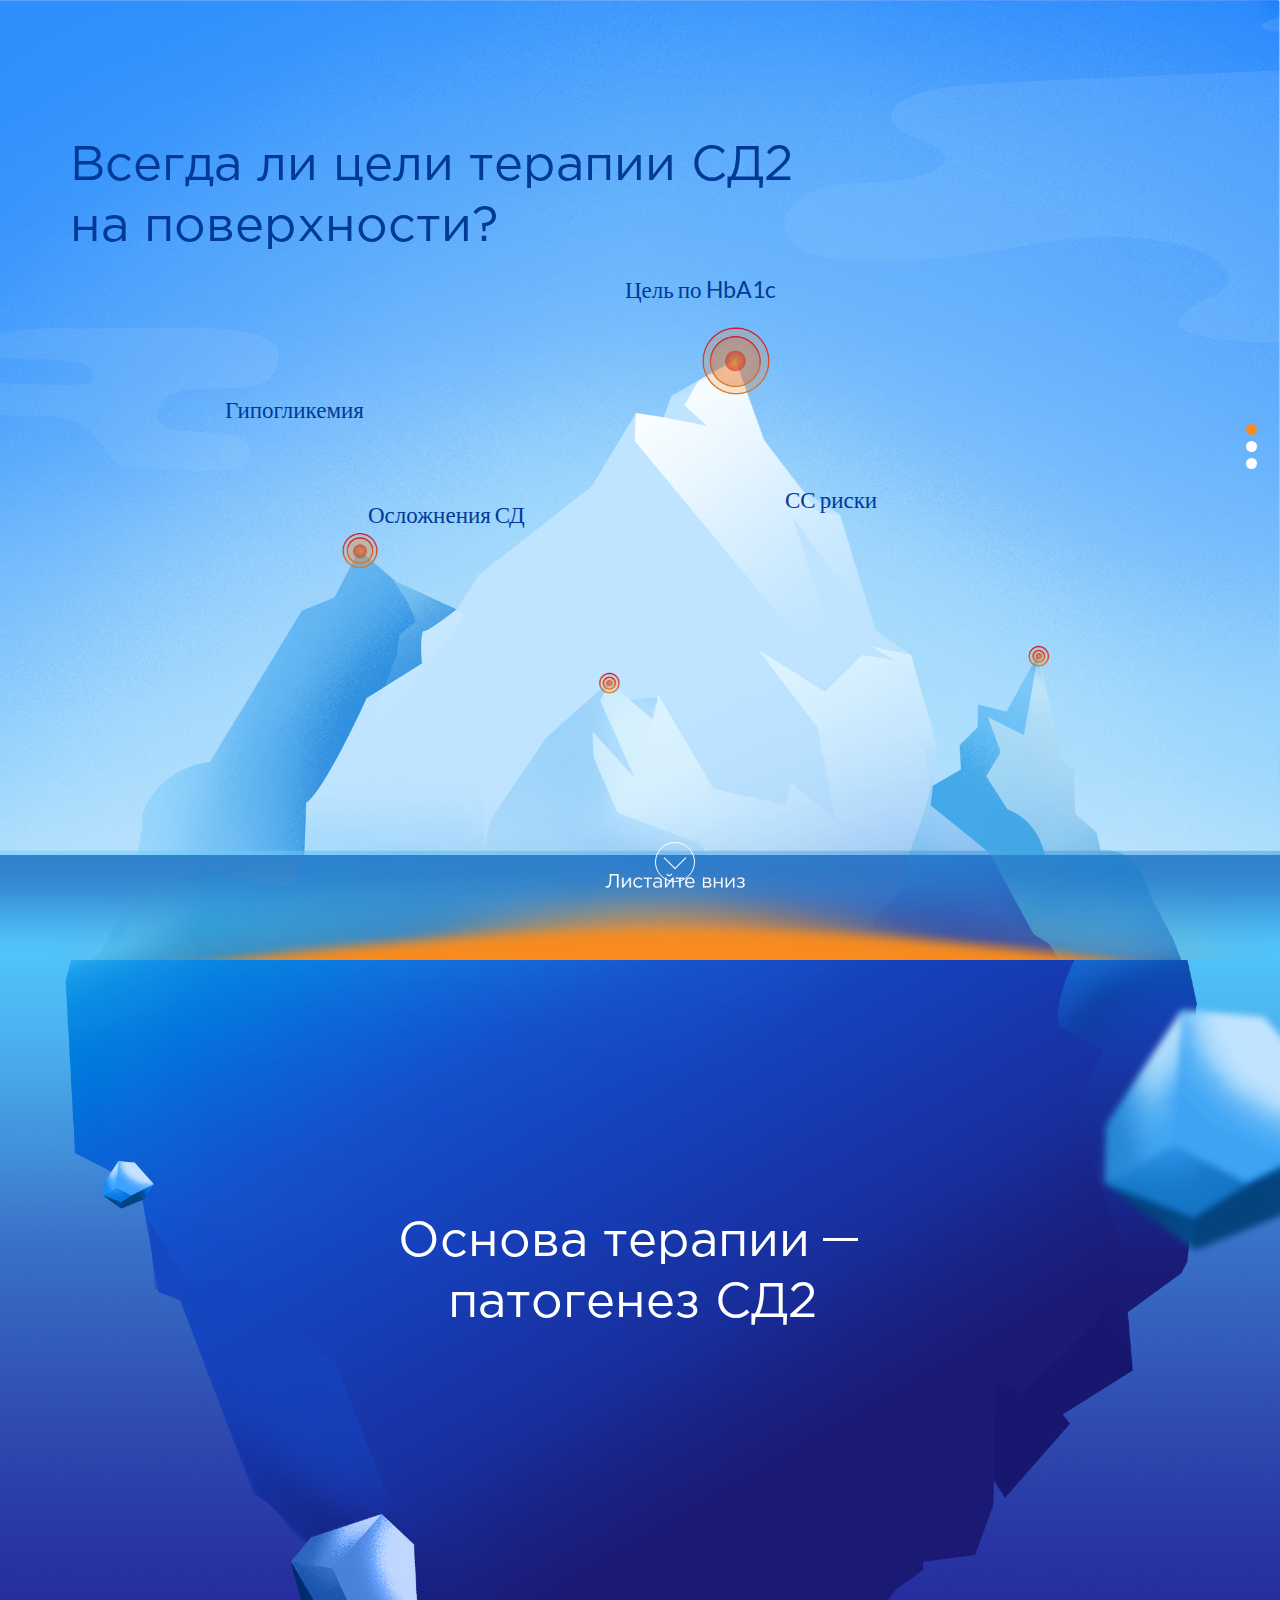
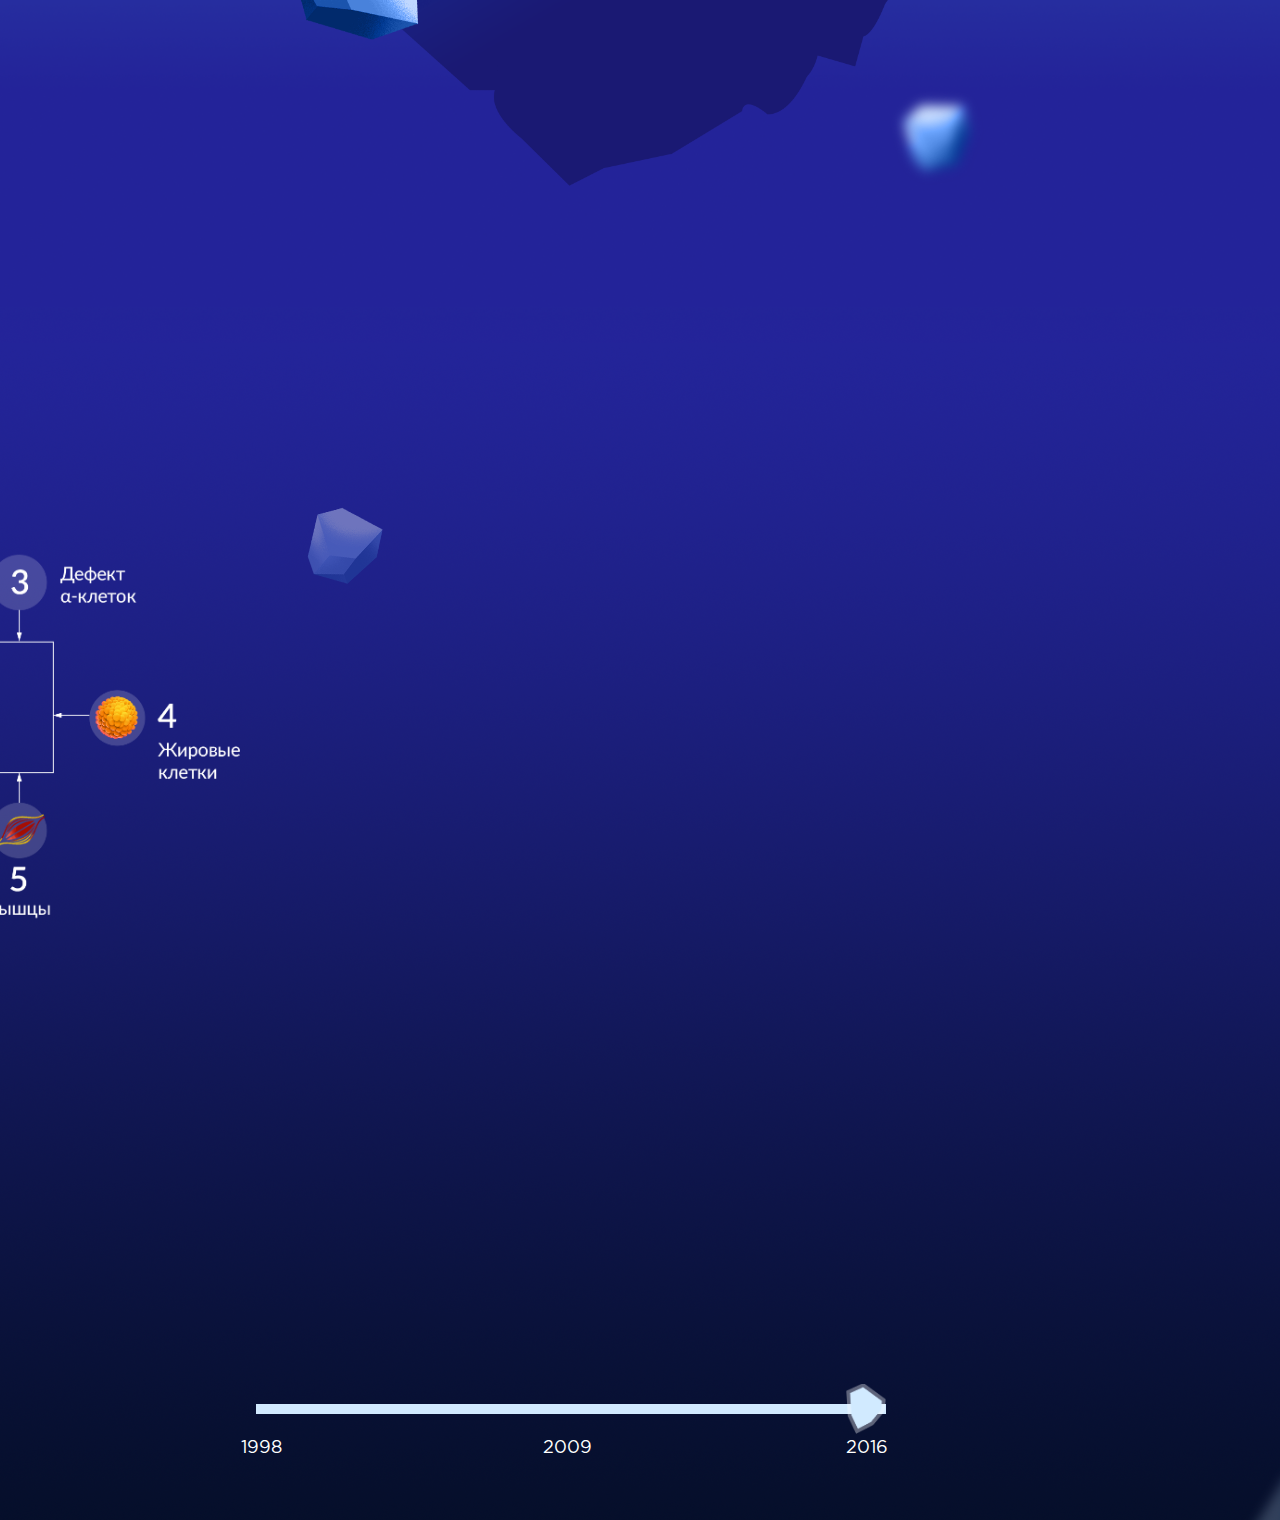
<file: docs/index.html>
<!DOCTYPE html>
<html lang="en">
<head>
	<meta charset="UTF-8">
	<meta name="viewport" content="width=device-width">
	<title>Цели терапии СД2</title>
	<link rel="stylesheet" href="./styles/main.css">
</head>
<body>
	<section class="section_one">
		<img src="./images/backgrounds/BG_1.png" alt="">
		<div class="container">
			<ul class="sidenav">
				<li id="block_one">
					<div></div>
				</li>
				<li id="block_two">
					<div></div>
				</li>
				<li id="block_three">
					<div></div>
				</li>
			</ul>
			<div class="main_text">Всегда ли цели терапии СД2<div>на поверхности?</div></div>
			<div class="description_diseases">
				<div class="wrong_one">Цель по HbA1c</div>
				<div class="wrong_two">Гипогликемия</div>
				<div class="wrong_three">СС риски</div>
				<div class="wrong_four">Осложнения СД</div>
			</div>
			<div class="scrolling_block">
				<div class="scroll_block">
 					<span></span>
				</div>
				<div class="scrollanim_effect">
					<img src="./images/objects/next.png" alt="">
				</div>
			</div>
		</div>
	</section>
	<section class="section_two">
		<img src="./images/backgrounds/BG_2.png" alt="">
		<div class="container">
			<div class="main_text"><div>Основа терапии</div>патогенез СД2</div>
		</div>
	</section>
	<section class="section_three">
		<div class="container">
			<section class="slider">
				<div class="undersection_one slide">
					<img class="tab" src="./images/tabs/tab_5.png" alt="">
					<div class="description_one main_text">Звенья патогенеза СД2</div>
				</div>
				<div class="undersection_two slide">
					<img class="tab" src="./images/tabs/tab_3.png" alt="">
					<div class="description_two main_text">Смертельный октет</div>
				</div>
				<div class="undersection_three slide">
					<img class="tab" src="./images/tabs/tab_4.png" alt="">
					<div class="description_three main_text">Звенья патогенеза СД2</div>
				</div>								
			</section>
			<div class="rangebar">
				<input type="range" min="0" max="100" value="100" class="range">
				<div class="range_options">
					<div class="range_option_one">1998</div>
					<div class="range_option_two">2009</div>
					<div class="range_option_three">2016</div>
				</div>
			</div>
		</div>
	</section>
	<script src="./javascript/main.js"></script>
	<!-- JS disabled or not supported -->
	<noscript>Ваш браузер не поддерживает JavaScript или выключен!</noscript>
</body>
</html>
</file>
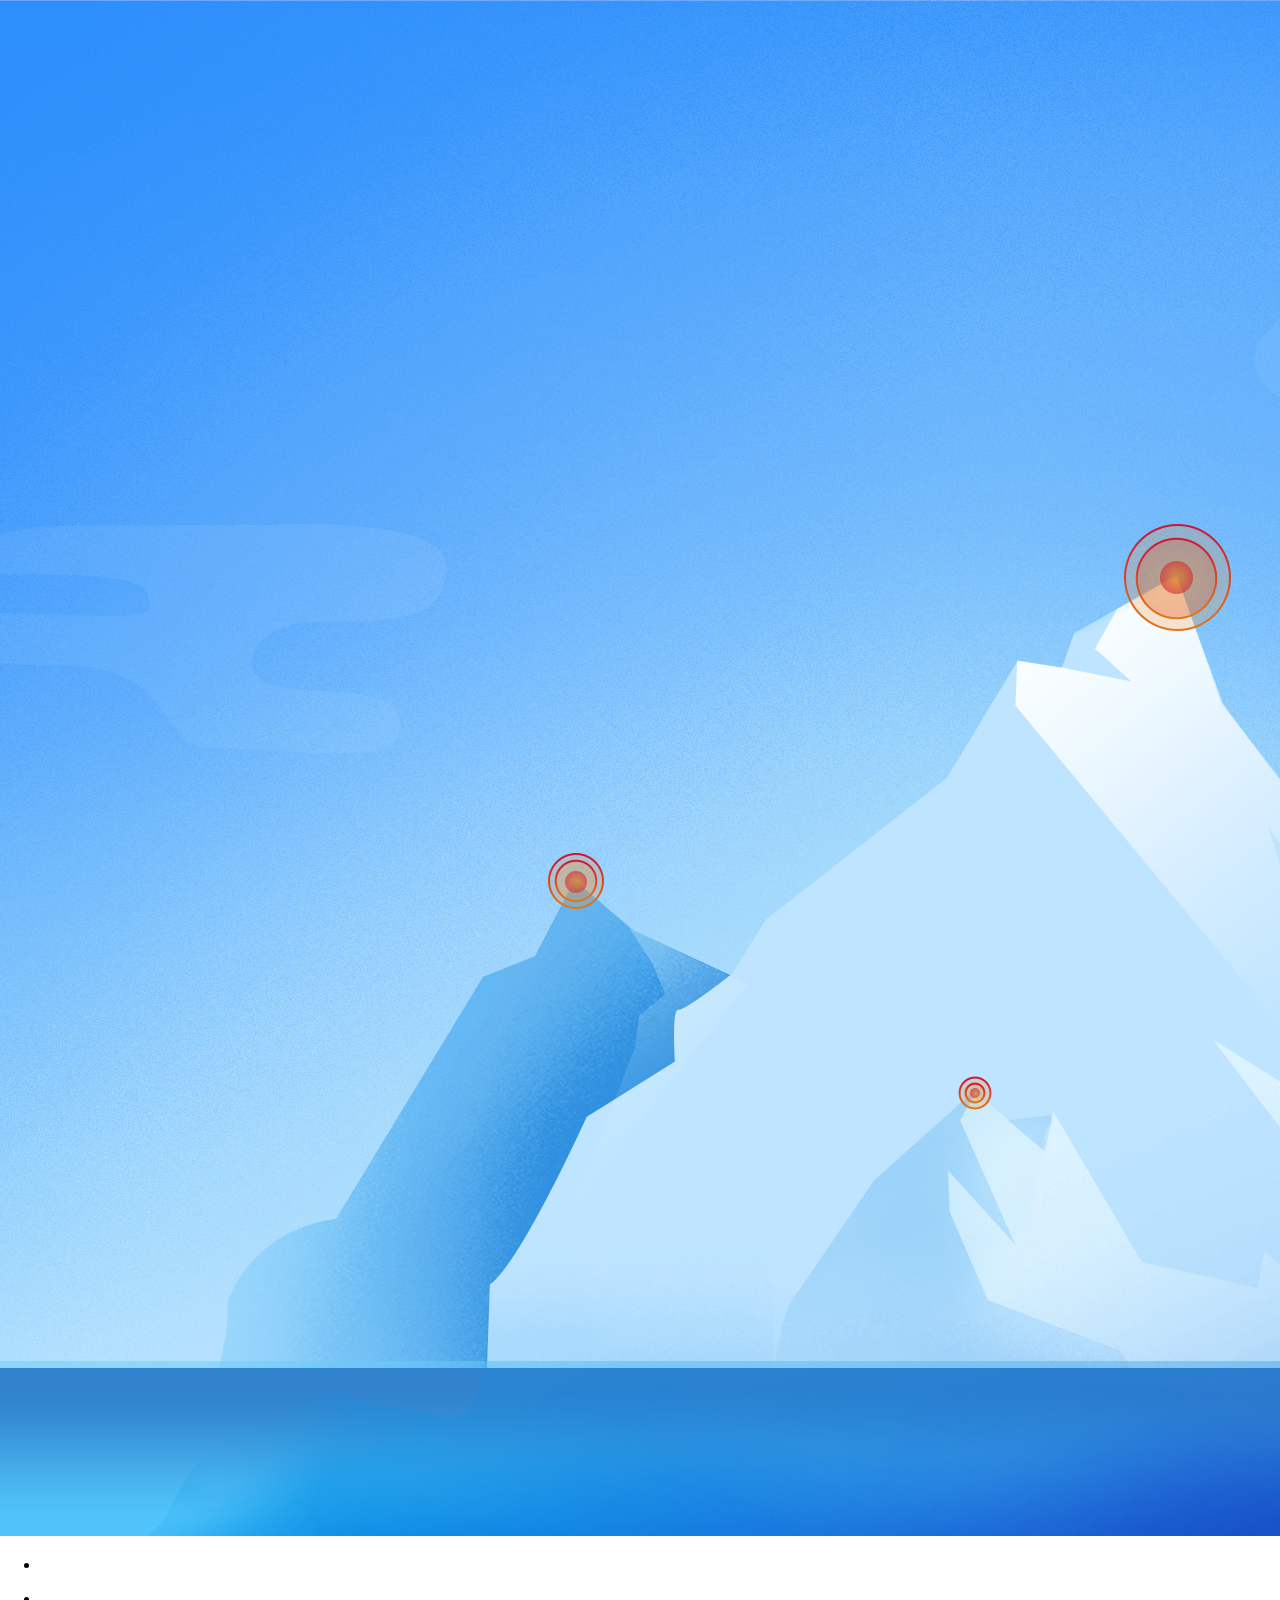
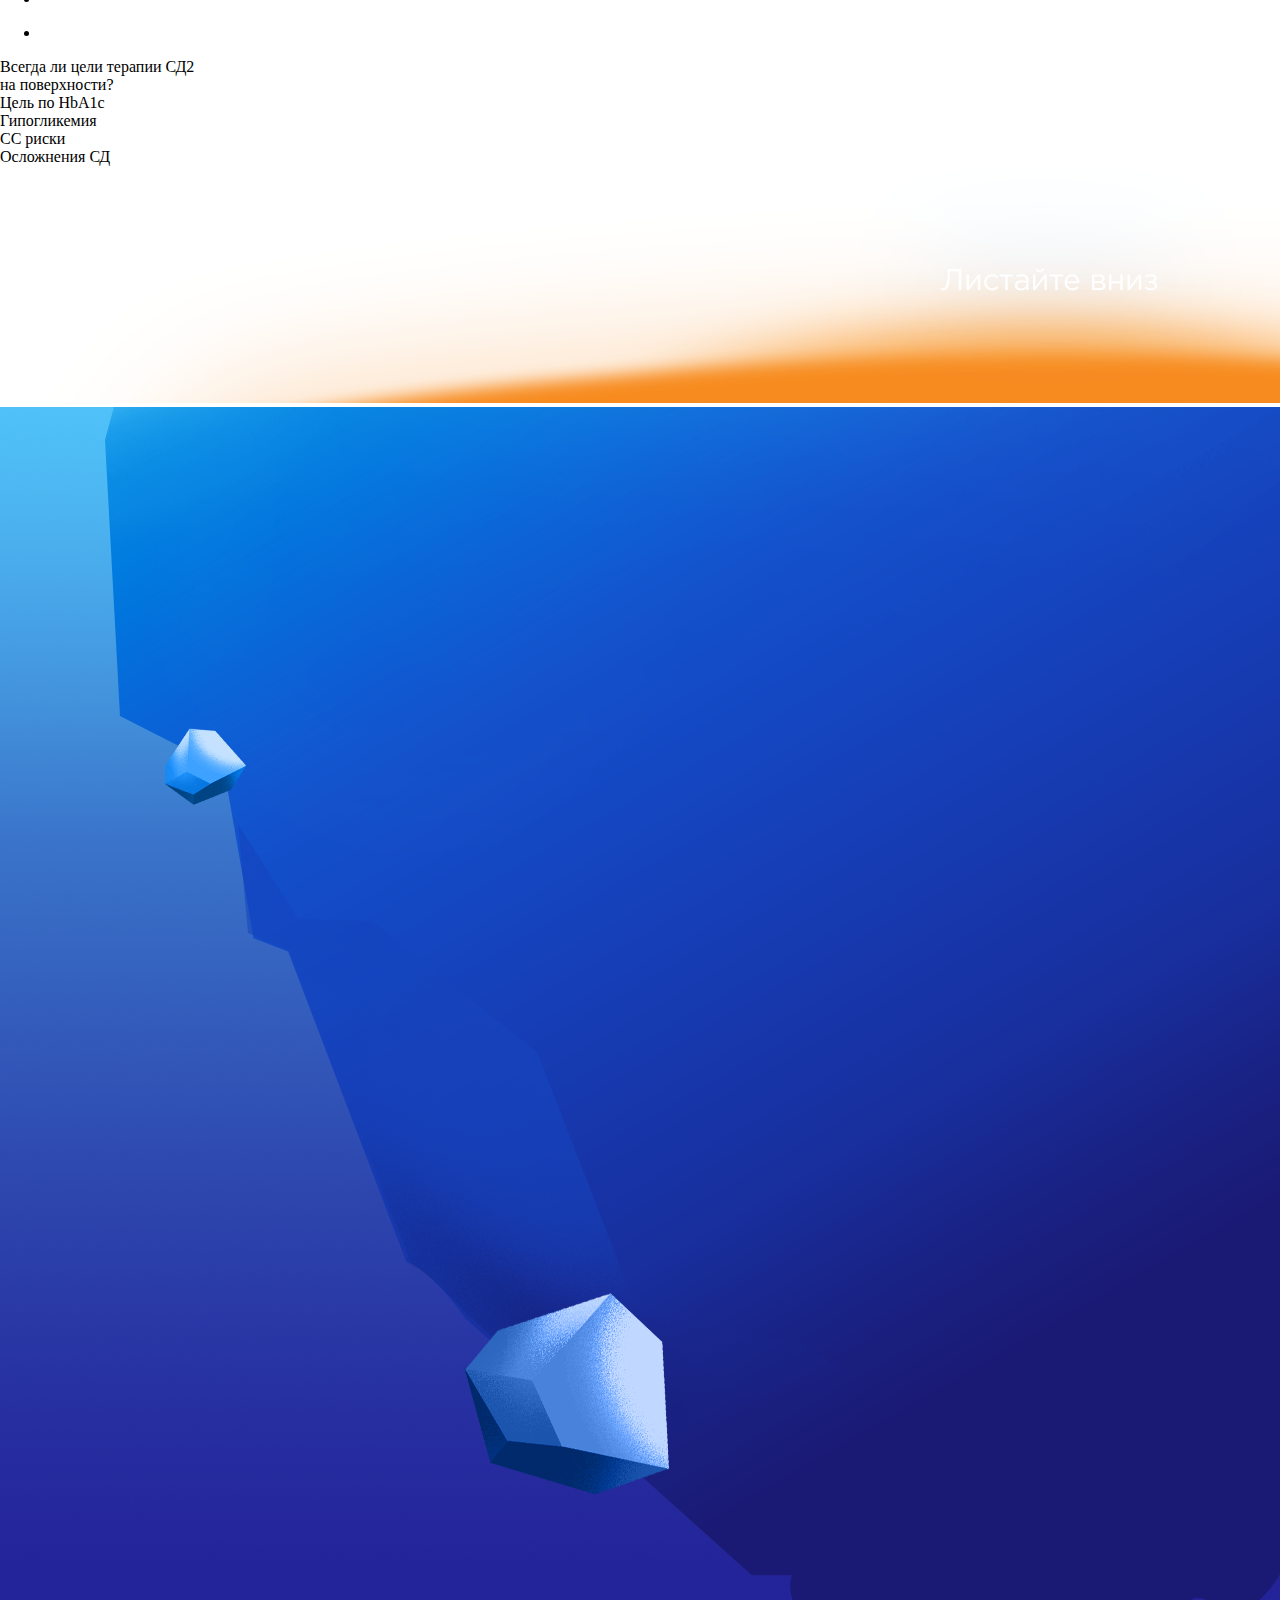
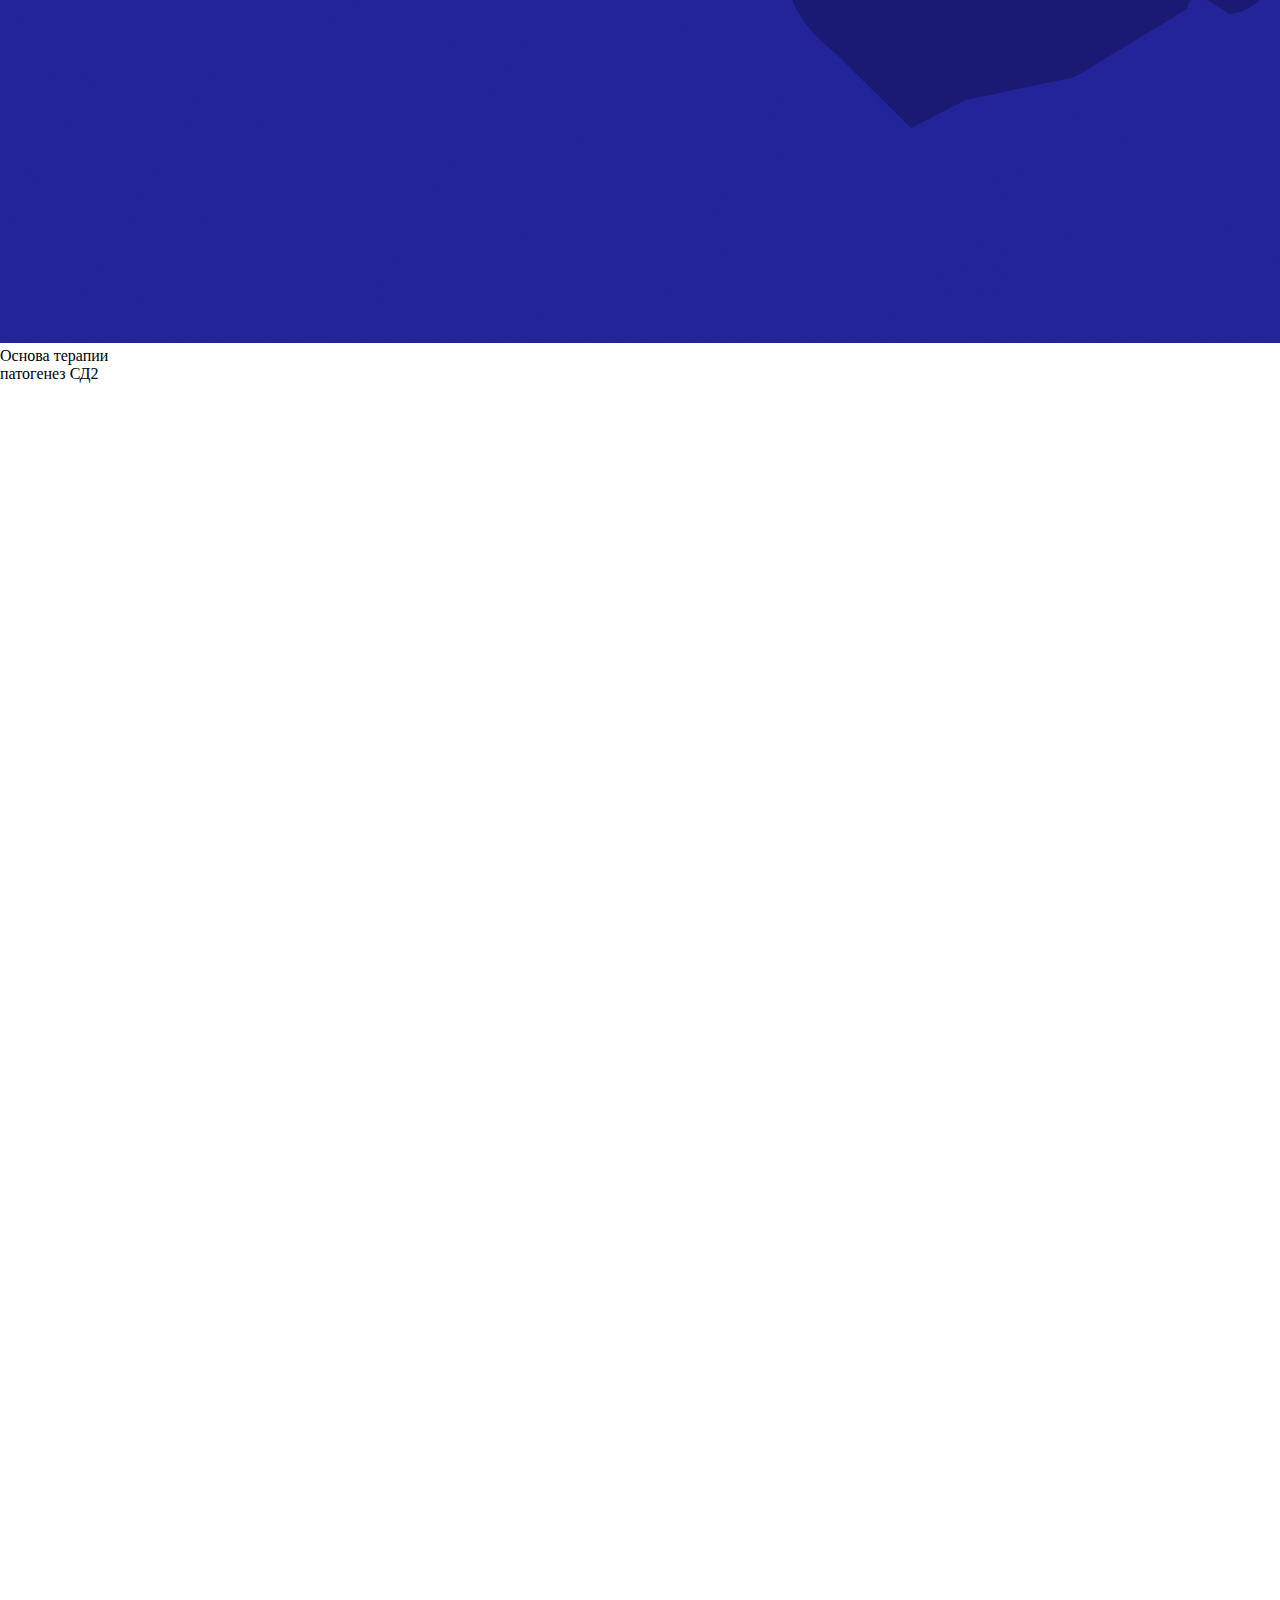
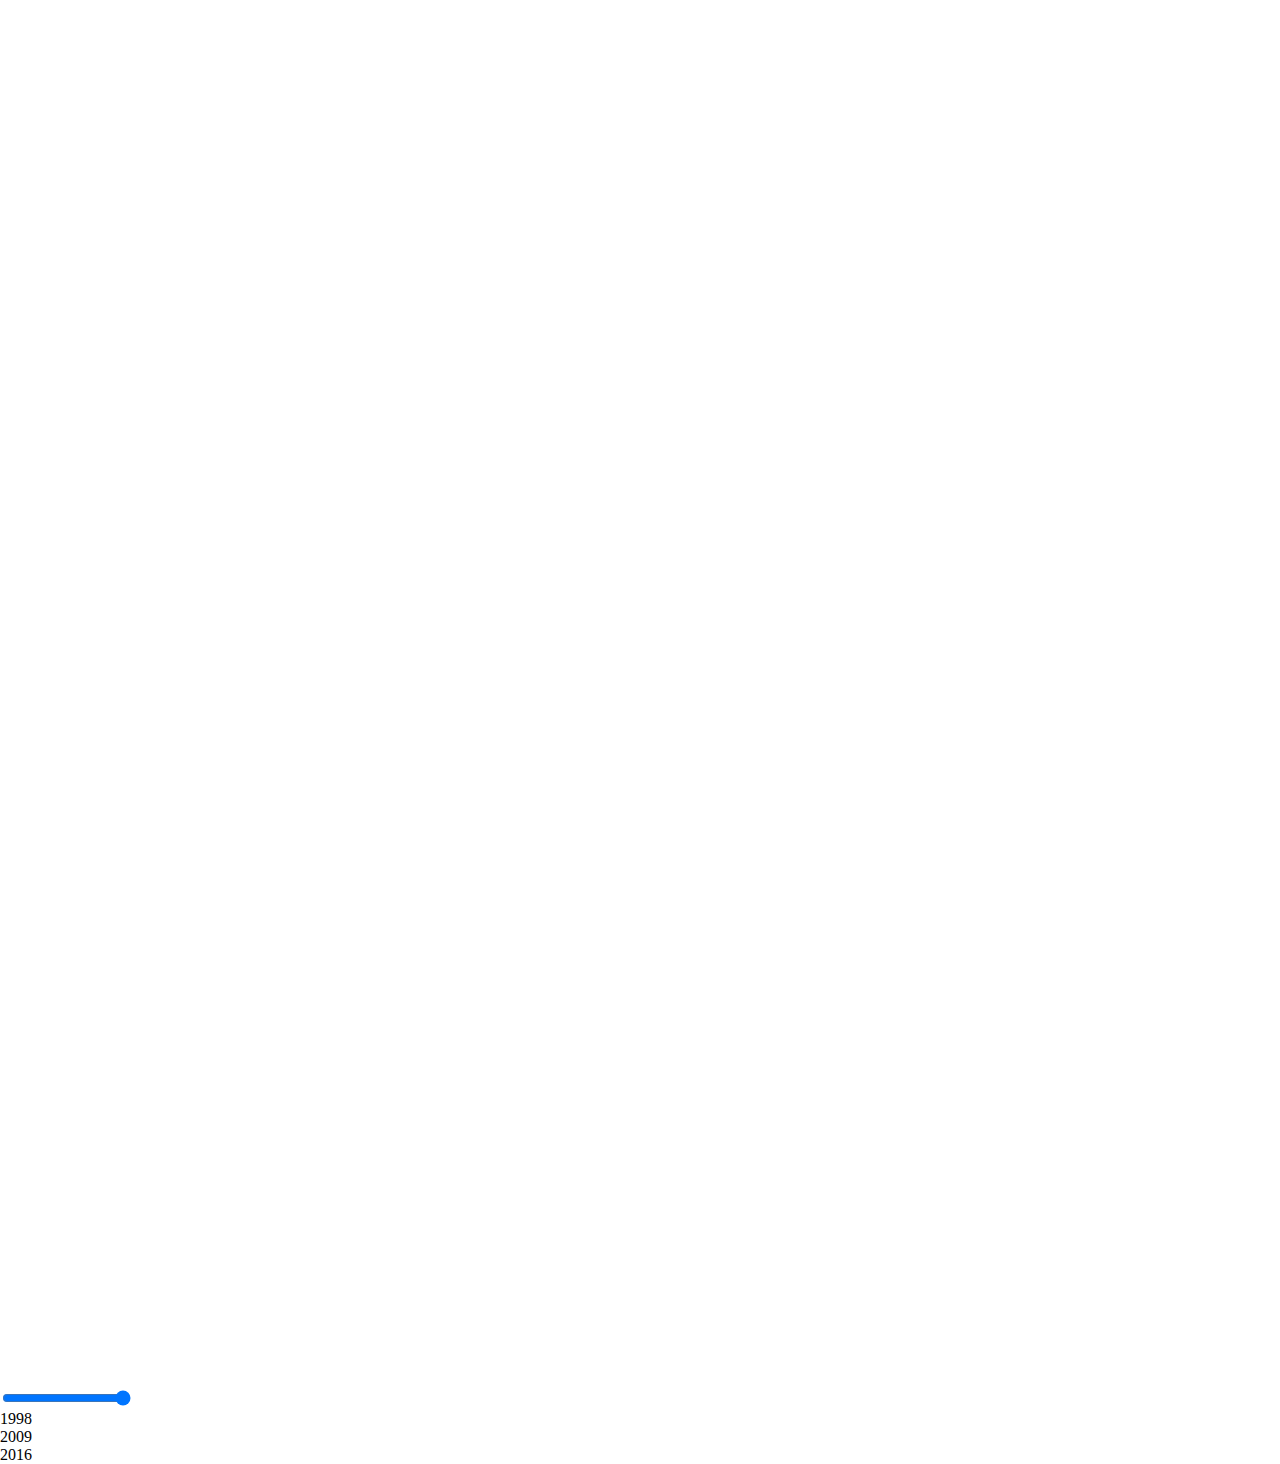
<file: test/index.html>
<!DOCTYPE html>
<html lang="en">
<head>
	<meta charset="UTF-8">
	<meta name="viewport" content="width=device-width">
	<title>Test Work</title>
	<link rel="stylesheet" href="./styles/main.css">
</head>
<body>
	<section class="section_one">
		<img src="./images/backgrounds/BG_1.png" alt="">
		<div class="container">
			<ul class="sidenav">
				<li id="block_one">
					<div></div>
				</li>
				<li id="block_two">
					<div></div>
				</li>
				<li id="block_three">
					<div></div>
				</li>
			</ul>
			<div class="main_text">Всегда ли цели терапии СД2<div>на поверхности?</div></div>
			<div class="description_diseases">
				<div class="wrong_one">Цель по HbA1c</div>
				<div class="wrong_two">Гипогликемия</div>
				<div class="wrong_three">СС риски</div>
				<div class="wrong_four">Осложнения СД</div>
			</div>
			<div class="scrolling_block">
				<div class="scroll_block">
 					<span></span>
				</div>
				<div class="scrollanim_effect">
					<img src="./images/objects/next.png" alt="">
				</div>
			</div>
		</div>
	</section>
	<section class="section_two">
		<img src="./images/backgrounds/BG_2.png" alt="">
		<div class="container">
			<div class="main_text"><div>Основа терапии</div>патогенез СД2</div>
		</div>
	</section>
	<section class="section_three">
		<div class="container">
			<section class="slider">
				<div class="undersection_one slide">
					<img class="tab" src="./images/tabs/tab_5.png" alt="">
					<div class="description_one main_text">Звенья патогенеза СД2</div>
				</div>
				<div class="undersection_two slide">
					<img class="tab" src="./images/tabs/tab_3.png" alt="">
					<div class="description_two main_text">Смертельный октет</div>
				</div>
				<div class="undersection_three slide">
					<img class="tab" src="./images/tabs/tab_4.png" alt="">
					<div class="description_three main_text">Звенья патогенеза СД2</div>
				</div>								
			</section>
			<div class="rangebar">
				<input type="range" min="0" max="100" value="100" class="range">
				<div class="range_options">
					<div class="range_option_one">1998</div>
					<div class="range_option_two">2009</div>
					<div class="range_option_three">2016</div>
				</div>
			</div>
		</div>
	</section>
	<script src="./javascript/main.js"></script>
	<!-- JS disabled or not supported -->
	<noscript>Ваш браузер не поддерживает JavaScript или выключен!</noscript>
</body>
</html>
</file>
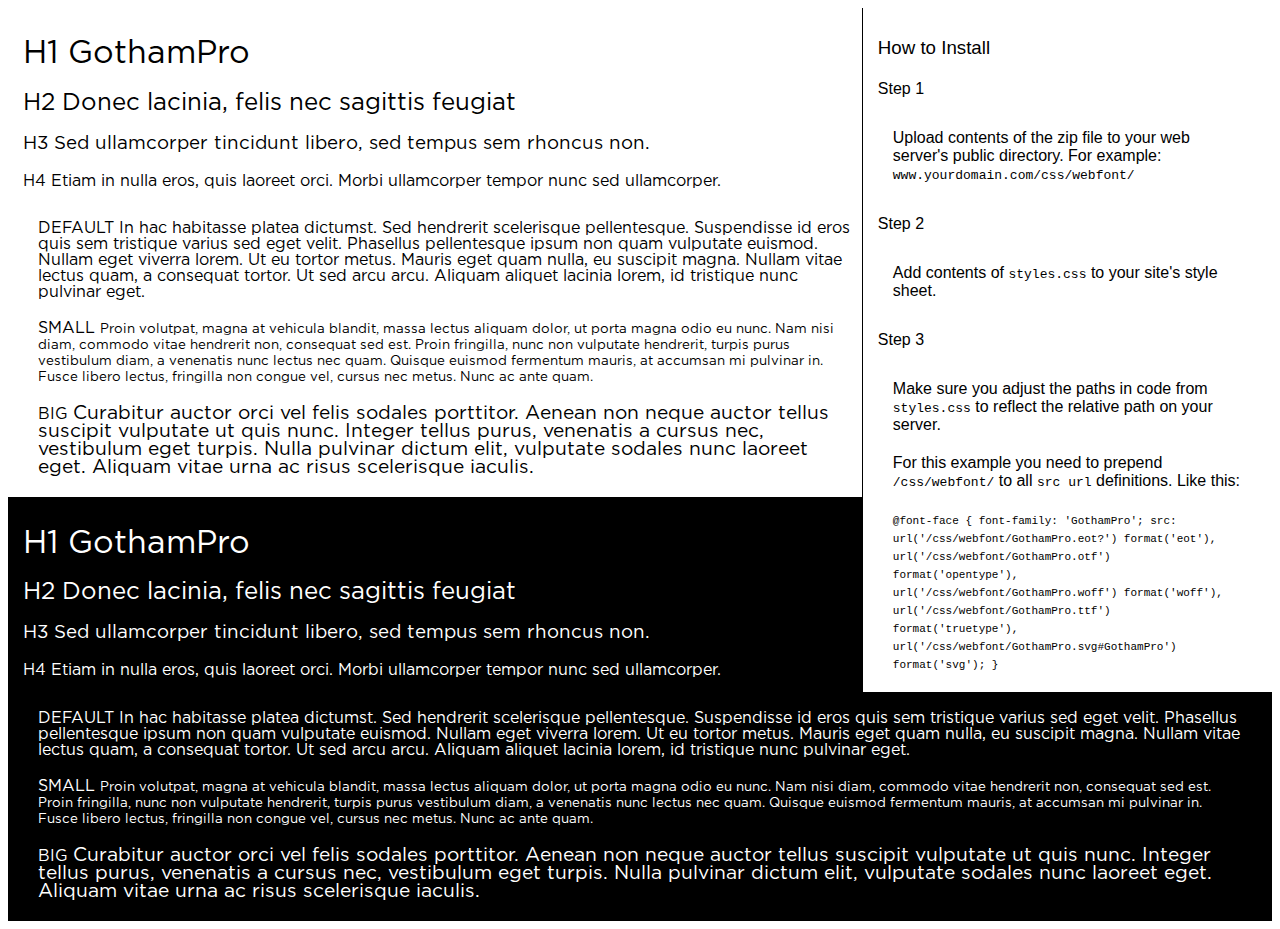
<file: docs/fonts/Gothampro-master/GothamPro/preview.html>
<!DOCTYPE html>
<html>
<head>
<title>
GothamPro
 - Web font preview
</title>
<style type='text/css'>

@font-face {
	font-family: 'GothamPro';
	src: url('GothamPro.eot?') format('eot'), 
	     url('GothamPro.otf')  format('opentype'),
	     url('GothamPro.woff') format('woff'), 
	     url('GothamPro.ttf')  format('truetype'),
	     url('GothamPro.svg#GothamPro') format('svg');
}

body { font-family: 'GothamPro' !important; }
h1, h2, h3, h4 { font-weight: normal; }
.reg { color:black; background:white; }
.inverse { color:white; background:black; }
div { padding: 10px 15px; }
.right { background:white; width:30%; float: right; font-family: sans-serif; border: 1px solid black; border-width: 0 0 1px 1px;}
</style>
</head>
<body>
<div class='right'>
<h3>How to Install</h3>
<h4>Step 1</h4>
<div>
Upload contents of the zip file to your web server's public directory. For example:
<code>www.yourdomain.com/css/webfont/</code>
</div>
<h4>Step 2</h4>
<div>
Add contents of
<code>styles.css</code>
to your site's style sheet.
</div>
<h4>Step 3</h4>
<div>
Make sure you adjust the paths in code from
<code>styles.css</code>
to reflect the relative path on your server.
</div>
<div>
For this example you need to prepend
<code>/css/webfont/</code>
to all
<code>src url</code>
definitions. Like this:
</div>
<div>
<code style='font-size:11px;'>@font-face {
	font-family: 'GothamPro';
	src: url('/css/webfont/GothamPro.eot?') format('eot'), 
	     url('/css/webfont/GothamPro.otf')  format('opentype'),
	     url('/css/webfont/GothamPro.woff') format('woff'), 
	     url('/css/webfont/GothamPro.ttf')  format('truetype'),
	     url('/css/webfont/GothamPro.svg#GothamPro') format('svg');
}</code>
</div>
</div>
<div class='reg'>
<h1>
H1
GothamPro
</h1>
<h2>
H2
Donec lacinia, felis nec sagittis feugiat
</h2>
<h3>
H3
Sed ullamcorper tincidunt libero, sed tempus sem rhoncus non.
</h3>
<h4>
H4
Etiam in nulla eros, quis laoreet orci. Morbi ullamcorper tempor nunc sed ullamcorper.
</h4>
<div>
DEFAULT
In hac habitasse platea dictumst. Sed hendrerit scelerisque pellentesque. Suspendisse id eros quis sem tristique varius sed eget velit. Phasellus pellentesque ipsum non quam vulputate euismod. Nullam eget viverra lorem. Ut eu tortor metus. Mauris eget quam nulla, eu suscipit magna. Nullam vitae lectus quam, a consequat tortor. Ut sed arcu arcu. Aliquam aliquet lacinia lorem, id tristique nunc pulvinar eget.
</div>
<div>
SMALL
<small>
Proin volutpat, magna at vehicula blandit, massa lectus aliquam dolor, ut porta magna odio eu nunc. Nam nisi diam, commodo vitae hendrerit non, consequat sed est. Proin fringilla, nunc non vulputate hendrerit, turpis purus vestibulum diam, a venenatis nunc lectus nec quam. Quisque euismod fermentum mauris, at accumsan mi pulvinar in. Fusce libero lectus, fringilla non congue vel, cursus nec metus. Nunc ac ante quam.
</small>
</div>
<div>
BIG
<big>
Curabitur auctor orci vel felis sodales porttitor. Aenean non neque auctor tellus suscipit vulputate ut quis nunc. Integer tellus purus, venenatis a cursus nec, vestibulum eget turpis. Nulla pulvinar dictum elit, vulputate sodales nunc laoreet eget. Aliquam vitae urna ac risus scelerisque iaculis.
</big>
</div>

</div>
<div class='inverse'>
<h1>
H1
GothamPro
</h1>
<h2>
H2
Donec lacinia, felis nec sagittis feugiat
</h2>
<h3>
H3
Sed ullamcorper tincidunt libero, sed tempus sem rhoncus non.
</h3>
<h4>
H4
Etiam in nulla eros, quis laoreet orci. Morbi ullamcorper tempor nunc sed ullamcorper.
</h4>
<div>
DEFAULT
In hac habitasse platea dictumst. Sed hendrerit scelerisque pellentesque. Suspendisse id eros quis sem tristique varius sed eget velit. Phasellus pellentesque ipsum non quam vulputate euismod. Nullam eget viverra lorem. Ut eu tortor metus. Mauris eget quam nulla, eu suscipit magna. Nullam vitae lectus quam, a consequat tortor. Ut sed arcu arcu. Aliquam aliquet lacinia lorem, id tristique nunc pulvinar eget.
</div>
<div>
SMALL
<small>
Proin volutpat, magna at vehicula blandit, massa lectus aliquam dolor, ut porta magna odio eu nunc. Nam nisi diam, commodo vitae hendrerit non, consequat sed est. Proin fringilla, nunc non vulputate hendrerit, turpis purus vestibulum diam, a venenatis nunc lectus nec quam. Quisque euismod fermentum mauris, at accumsan mi pulvinar in. Fusce libero lectus, fringilla non congue vel, cursus nec metus. Nunc ac ante quam.
</small>
</div>
<div>
BIG
<big>
Curabitur auctor orci vel felis sodales porttitor. Aenean non neque auctor tellus suscipit vulputate ut quis nunc. Integer tellus purus, venenatis a cursus nec, vestibulum eget turpis. Nulla pulvinar dictum elit, vulputate sodales nunc laoreet eget. Aliquam vitae urna ac risus scelerisque iaculis.
</big>
</div>

</div>
</body>
</html>
</file>
<file: docs/styles/main.css>
@font-face {
	font-family: 'GothamPro';
	src: url('../fonts/Gothampro-master/GothamPro/GothamPro.eot?') format('eot'), 
   	url('../fonts/Gothampro-master/GothamPro/GothamPro.otf') format('opentype'),
   	url('../fonts/Gothampro-master/GothamPro/GothamPro.woff') format('woff'), 
   	url('../fonts/Gothampro-master/GothamPro/GothamPro.ttf') format('truetype'),
   	url('../fonts/Gothampro-master/GothamPro/GothamPro.svg#GothamPro') format('svg');
}
@font-face {
	font-family: 'LatoRegular';
	src: url('../fonts/Lato/Lato-Regular.ttf') format('truetype');
}
body {
	margin: 0 auto;
}
noscript {
	text-align: center;
	font-size: 50px;
	font-family: 'GothamPro';
	color: white;
	background: #1e2086;
}

section {
    display: flex;
}
.hide {
    visibility: hidden;
}
div.container {
      position: absolute;
      width: 100%;
}
section img {
      width: 100%;
      height: auto;
}
ul {
    list-style: none;
}
ul.sidenav li.active div {
    background-color: #f78b1f;
}
ul.sidenav li div {
    background-color: white;
    border-radius: 12px;
    width: 11px;
    height: 11px;
}
ul.sidenav li{
    padding: 3px;
    width: 11px;
    height: 11px;
    cursor: pointer;
}
ul.sidenav {
    position: fixed;
    z-index: 999;
    right: 0vh;
    margin-right: 20px;
    top: 45%;
}
div.container div.main_text {
    position: absolute;
    top: 143px;
    left: 70px;
    font-family: 'GothamPro';
    font-size: 49px;
    color: #003a96;
}
div.container div.main_text div {
    padding: 14px 0;
}
section.section_two div.main_text {
    position: absolute;
    z-index: 999;
    top: 245px;
    left: 35%;
    font-family: 'GothamPro';
    font-size: 49px;
    color: #fff;
}
section.section_two div.main_text div {
      margin-left: -50px;
}
section.section_two div.main_text div::after {
    position: absolute;
      z-index: 999;
      left: 375px;
      margin-top: 10px;
      content: '';
     width: 35px;
      height: 12px;
      border-bottom: 3px solid #fff;
     box-sizing: border-box;
}
section.section_three div.main_text  {
    position: absolute;
    z-index: 999;
    top: 110px;
    left: 90px;
    font-family: 'GothamPro';
    font-size: 30px;
    color: #fff;
}
section.section_three div.container {
    overflow: hidden;
}
section.section_three section.slider {
    position: relative;
    width: 1920px;
    height: 1200px;
    padding: 0px;
    margin: 0px;
    -webkit-transition: .4s;
    -moz-transition: .4s;
    -o-transition: .4s;
    transition: .4s;
}
section.section_three section.slider div.slide {
    position: absolute;
    top: 0px;
    width: 100%;
    height: 100%;
    z-index: 1;
}
.undersection_one, .undersection_two, .undersection_three {
    background-size: cover;
}
section.section_three section.slider div.undersection_one {
    background: url('../images/backgrounds/BG_5.png');
    left: 200%;
}
section.section_three section.slider div.undersection_two {
    background: url('../images/backgrounds/BG_3.png');
    left: 100%;
}
section.section_three section.slider div.undersection_three {
    background: url('../images/backgrounds/BG_4.png');
}
section.section_three section.slider div.undersection_one img.tab {
    width: 910px;
    height: auto;
    margin-left: 50px;
    margin-top: 160px;
}
section.section_three section.slider div.undersection_two img.tab {
    width: 700px;
    height: auto;
    margin-left: 180px;
}
section.section_three section.slider div.undersection_three img.tab {
    width: 600px;
    height: auto;
    margin-left: 25%;
    margin-top: 220px;
}
section.section_three section.slider img {
    width: 100%;
    margin-top: 180px;
}
input[type=range] {
    -webkit-appearance: none;
      appearance: none;
    margin: auto;
    outline: none;
    padding: 0;
    width: 630px;
    height: 10px;
    background-color: gray;
    background-image: -webkit-gradient(linear, 50% 0%, 50% 100%, color-stop(0%, #d1eaff));
    background-repeat: no-repeat;
    cursor: pointer;
}
input[type=range]::-webkit-slider-thumb {
    -webkit-appearance: none;
      appearance: none;
      height: 50px;
      width: 40px;
    border: 0;
    background: url('../images/objects/rangebtn.png') 100% 100% no-repeat;
    background-size: cover;
    -webkit-transition: .2s;
    -moz-transition: .2s;
    -o-transition: .2s;
      transition: .2s;
}
section.section_three div.container div.rangebar {
    position: absolute;
    z-index: 1;
    top: 90%;
    left: 20%;
}
section.section_three div.container div.rangebar div.range_options {
    position: absolute;
    width: 100%;
    right: 15px;
    font-family: 'GothamPro';
    top: 40px;
}
section.section_three div.container div.rangebar div.range_options div.range_option_one {
    position: absolute;
    color: white;
    font-size: 18px;
    left: 0;
}
section.section_three div.container div.rangebar div.range_options div.range_option_two {
    position: absolute;
    color: white;
    font-size: 18px;
    left: 48%;
}
section.section_three div.container div.rangebar div.range_options div.range_option_three {
    position: absolute;
    color: white;
    font-size: 18px;
    left: 96%;
}
section.section_one div.container div.description_diseases {
    position: absolute;
    font-family: 'LatoRegular';
    font-size: 23px;
    color: #003a96;
}
.wrong_one,.wrong_two,.wrong_three,.wrong_four {
    position: absolute;
}
section.section_one div.container div.description_diseases div.wrong_one {
    width: 164px;
    top: 275px;
    left: 625px;
}
section.section_one div.container div.description_diseases div.wrong_two {
    width: 164px;
    top: 395px;
    left: 225px;
}
section.section_one div.container div.description_diseases div.wrong_three {
    width: 164px;
    top: 485px;
    left: 785px;
}
section.section_one div.container div.description_diseases div.wrong_four {
    width: 164px;
    top: 500px;
    left: 368px;
}
.scroll_block span {
      position: absolute;
    top: 93.5vh;
    left: 53%;
    width: 40px;
    height: 40px;
    margin-left: -23px;
    border: 1px solid #fff;
    border-radius: 100%;
    box-sizing: border-box;
    cursor: pointer;
}
.scroll_block span::after {
      position: absolute;
      z-index: 999;
      top: 50%;
      left: 50%;
      content: '';
     width: 16px;
      height: 16px;
      margin: -12px 0 0 -8px;
      border-left: 1px solid #fff;
      border-bottom: 1px solid #fff;
      -webkit-transform: rotate(-45deg);
      transform: rotate(-45deg);
     box-sizing: border-box;
}
.scroll_block span::before {
      position: absolute;
      z-index: 999;
      top: -3px;
      left: -3px;
      content: '';
      width: 44px;
      height: 44px;
      box-shadow: 0 0 0 0 rgba(255,255,255,.1);
      border-radius: 100%;
      opacity: 0;
      -webkit-animation: scrollanim 2s infinite;
      animation: scrollanim 2s infinite;
      box-sizing: border-box;
}
.scrollanim_effect img {
    margin-top: 63.1%;
}
@-webkit-keyframes scrollanim {
      0% {
        opacity: 0;
      }
      30% {
        opacity: 1;
      }
      60% {
        box-shadow: 0 0 0 20px rgba(255,255,255,.1);
        opacity: 0;
      }
      100% {
        opacity: 0;
     }
}
@keyframes scrollanim {
      0% {
        opacity: 0;
      }
      30% {
        opacity: 1;
      }
      60% {
        box-shadow: 0 0 0 20px rgba(255,255,255,.1);
        opacity: 0;
    }
    100% {
        opacity: 0;
    }
}

@media screen and (max-width: 1024px) {
	section {
		display: flex;
	}
	.hide {
		visibility: hidden;
	}
	div.container {
  		position: absolute;
  		width: 100%;
	}
	section img {
  		width: 100%;
  		height: auto;
	}
	ul {
		list-style: none;
	}
	ul.sidenav li.active div {
    	background-color: #f78b1f;
	}
	ul.sidenav li div {
		background-color: white;
    	border-radius: 12px;
    	width: 11px;
    	height: 11px;
	}
	ul.sidenav li{
    	padding: 3px;
    	width: 11px;
    	height: 11px;
    	cursor: pointer;
	}
	ul.sidenav {
    	position: fixed;
    	z-index: 999;
    	right: 0vh;
    	margin-right: 20px;
    	top: 45%;
	}
	div.container div.main_text {
		position: absolute;
    	top: 143px;
    	left: 70px;
    	font-family: 'GothamPro';
    	font-size: 49px;
    	color: #003a96;
	}
	div.container div.main_text div {
		padding: 14px 0;
	}
	section.section_two div.main_text {
		position: absolute;
		z-index: 999;
		top: 245px;
		left: 35%;
		font-family: 'GothamPro';
		font-size: 49px;
		color: #fff;
	}
	section.section_two div.main_text div {
  		margin-left: -50px;
	}
	section.section_two div.main_text div::after {
		position: absolute;
  		z-index: 999;
  		left: 375px;
  		margin-top: 10px;
  		content: '';
 		width: 35px;
  		height: 12px;
  		border-bottom: 3px solid #fff;
 		box-sizing: border-box;
	}
	section.section_three div.main_text  {
		position: absolute;
		z-index: 999;
		top: 110px;
		left: 90px;
		font-family: 'GothamPro';
		font-size: 30px;
		color: #fff;
	}		
	section.section_three div.container {
		overflow: hidden;
	}
	section.section_three section.slider {
    	position: relative;
    	width: 1024px;
    	height: 768px;
    	padding: 0px;
    	margin: 0px;
    	-webkit-transition: .4s;
    	-moz-transition: .4s;
    	-o-transition: .4s;
    	transition: .4s;
	}
	section.section_three section.slider div.slide {
    	position: absolute;
    	top: 0px;
    	width: 100%;
    	height: 100%;
    	z-index: 1;
	}
	.undersection_one, .undersection_two, .undersection_three {
		background-size: cover;
	}
	section.section_three section.slider div.undersection_one {
		background: url('../images/backgrounds/BG_5.png');
		left: 200%;
	}
	section.section_three section.slider div.undersection_two {
		background: url('../images/backgrounds/BG_3.png');
		left: 100%;
	}
	section.section_three section.slider div.undersection_three {
		background: url('../images/backgrounds/BG_4.png');
	}
	section.section_three section.slider div.undersection_one img.tab {
		width: 910px;
		height: auto;
		margin-left: 50px;
		margin-top: 160px;
	}
	section.section_three section.slider div.undersection_two img.tab {
		width: 700px;
		height: auto;
		margin-left: 180px;
	}
	section.section_three section.slider div.undersection_three img.tab {
		width: 600px;
		height: auto;
		margin-left: 25%;
		margin-top: 220px;
	}
	section.section_three section.slider img {
		width: 100%;
		margin-top: 180px;
	}
	input[type=range] {
		-webkit-appearance: none;
  		appearance: none;
    	margin: auto;
    	outline: none;
    	padding: 0;
    	width: 630px;
    	height: 10px;
    	background-color: gray;
    	background-image: -webkit-gradient(linear, 50% 0%, 50% 100%, color-stop(0%, #d1eaff));
    	background-repeat: no-repeat;
    	cursor: pointer;
	}
	input[type=range]::-webkit-slider-thumb {
		-webkit-appearance: none;
  		appearance: none;
  		height: 50px;
  		width: 40px;
    	border: 0;
    	background: url('../images/objects/rangebtn.png') 100% 100% no-repeat;
    	background-size: cover;
    	-webkit-transition: .2s;
    	-moz-transition: .2s;
    	-o-transition: .2s;
  		transition: .2s;
	}
	section.section_three div.container div.rangebar {
		position: absolute;
		z-index: 1;
		top: 90%;
		left: 20%;
	}
	section.section_three div.container div.rangebar div.range_options {
		position: absolute;
		width: 100%;
		right: 15px;
		font-family: 'GothamPro';
		top: 40px;
	}
	section.section_three div.container div.rangebar div.range_options div.range_option_one {
		position: absolute;
		color: white;
    	font-size: 18px;
    	left: 0;
	}
	section.section_three div.container div.rangebar div.range_options div.range_option_two {
		position: absolute;
		color: white;
    	font-size: 18px;
    	left: 48%;
	}
	section.section_three div.container div.rangebar div.range_options div.range_option_three {
		position: absolute;
		color: white;
    	font-size: 18px;
    	left: 96%;
	}
	section.section_one div.container div.description_diseases {
		position: absolute;
    	font-family: 'LatoRegular';
    	font-size: 23px;
    	color: #003a96;
	}
	.wrong_one,.wrong_two,.wrong_three,.wrong_four {
		position: absolute;
	}
	section.section_one div.container div.description_diseases div.wrong_one {
    	width: 164px;
    	top: 275px;
    	left: 625px;
	}
	section.section_one div.container div.description_diseases div.wrong_two {
    	width: 164px;
    	top: 395px;
    	left: 225px;
	}
	section.section_one div.container div.description_diseases div.wrong_three {
		width: 164px;
    	top: 485px;
    	left: 785px;
	}
	section.section_one div.container div.description_diseases div.wrong_four {
    	width: 164px;
    	top: 500px;
    	left: 368px;
	}
	.scroll_block span {
  		position: absolute;
    	top: 93.5vh;
    	left: 53%;
    	width: 40px;
    	height: 40px;
    	margin-left: -23px;
    	border: 1px solid #fff;
    	border-radius: 100%;
    	box-sizing: border-box;
    	cursor: pointer;
	}
	.scroll_block span::after {
  		position: absolute;
  		z-index: 999;
  		top: 50%;
  		left: 50%;
  		content: '';
 		width: 16px;
  		height: 16px;
  		margin: -12px 0 0 -8px;
  		border-left: 1px solid #fff;
  		border-bottom: 1px solid #fff;
  		-webkit-transform: rotate(-45deg);
  		transform: rotate(-45deg);
 		box-sizing: border-box;
	}
	.scroll_block span::before {
  		position: absolute;
  		z-index: 999;
  		top: -3px;
  		left: -3px;
  		content: '';
  		width: 44px;
  		height: 44px;
  		box-shadow: 0 0 0 0 rgba(255,255,255,.1);
  		border-radius: 100%;
  		opacity: 0;
  		-webkit-animation: scrollanim 2s infinite;
  		animation: scrollanim 2s infinite;
  		box-sizing: border-box;
	}
	.scrollanim_effect img {
    	margin-top: 63.1%;
	}
	@-webkit-keyframes scrollanim {
  		0% {
    		opacity: 0;
  		}
  		30% {
    		opacity: 1;
  		}
  		60% {
    		box-shadow: 0 0 0 20px rgba(255,255,255,.1);
    		opacity: 0;
  		}
  		100% {
    		opacity: 0;
 		}
	}
	@keyframes scrollanim {
  		0% {
    		opacity: 0;
  		}
  		30% {
    		opacity: 1;
  		}
  		60% {
    		box-shadow: 0 0 0 20px rgba(255,255,255,.1);
			opacity: 0;
		}
		100% {
			opacity: 0;
		}
	}
}
</file>
<file: test/styles/main.css>
@font-face {
	font-family: 'GothamPro';
	src: url('../fonts/Gothampro-master/GothamPro/GothamPro.eot?') format('eot'), 
   	url('../fonts/Gothampro-master/GothamPro/GothamPro.otf') format('opentype'),
   	url('../fonts/Gothampro-master/GothamPro/GothamPro.woff') format('woff'), 
   	url('../fonts/Gothampro-master/GothamPro/GothamPro.ttf') format('truetype'),
   	url('../fonts/Gothampro-master/GothamPro/GothamPro.svg#GothamPro') format('svg');
}
@font-face {
	font-family: 'LatoRegular';
	src: url('../fonts/Lato/Lato-Regular.ttf') format('truetype');
}
body {
	margin: 0 auto;
}
noscript {
	text-align: center;
	font-size: 50px;
	font-family: 'GothamPro';
	color: white;
	background: #1e2086;
}
@media screen and (max-width: 1024px) {
	section {
		display: flex;
	}
	.hide {
		visibility: hidden;
	}
	div.container {
  		position: absolute;
  		width: 100%;
	}
	section img {
  		width: 100%;
  		height: auto;
	}
	ul {
		list-style: none;
	}
	ul.sidenav li.active div {
    	background-color: #f78b1f;
	}
	ul.sidenav li div {
		background-color: white;
    	border-radius: 12px;
    	width: 11px;
    	height: 11px;
	}
	ul.sidenav li{
    	padding: 3px;
    	width: 11px;
    	height: 11px;
    	cursor: pointer;
	}
	ul.sidenav {
    	position: fixed;
    	z-index: 999;
    	right: 0vh;
    	margin-right: 20px;
    	top: 45%;
	}
	div.container div.main_text {
		position: absolute;
    	top: 143px;
    	left: 70px;
    	font-family: 'GothamPro';
    	font-size: 49px;
    	color: #003a96;
	}
	div.container div.main_text div {
		padding: 14px 0;
	}
	section.section_two div.main_text {
		position: absolute;
		z-index: 999;
		top: 245px;
		left: 35%;
		font-family: 'GothamPro';
		font-size: 49px;
		color: #fff;
	}
	section.section_two div.main_text div {
  		margin-left: -50px;
	}
	section.section_two div.main_text div::after {
		position: absolute;
  		z-index: 999;
  		left: 375px;
  		margin-top: 10px;
  		content: '';
 		width: 35px;
  		height: 12px;
  		border-bottom: 3px solid #fff;
 		box-sizing: border-box;
	}
	section.section_three div.main_text  {
		position: absolute;
		z-index: 999;
		top: 110px;
		left: 90px;
		font-family: 'GothamPro';
		font-size: 30px;
		color: #fff;
	}		
	section.section_three div.container {
		overflow: hidden;
	}
	section.section_three section.slider {
    	position: relative;
    	width: 1024px;
    	height: 768px;
    	padding: 0px;
    	margin: 0px;
    	-webkit-transition: .4s;
    	-moz-transition: .4s;
    	-o-transition: .4s;
    	transition: .4s;
	}
	section.section_three section.slider div.slide {
    	position: absolute;
    	top: 0px;
    	width: 100%;
    	height: 100%;
    	z-index: 1;
	}
	.undersection_one, .undersection_two, .undersection_three {
		background-size: cover;
	}
	section.section_three section.slider div.undersection_one {
		background: url('../images/backgrounds/BG_5.png');
		left: 200%;
	}
	section.section_three section.slider div.undersection_two {
		background: url('../images/backgrounds/BG_3.png');
		left: 100%;
	}
	section.section_three section.slider div.undersection_three {
		background: url('../images/backgrounds/BG_4.png');
	}
	section.section_three section.slider div.undersection_one img.tab {
		width: 910px;
		height: auto;
		margin-left: 50px;
		margin-top: 160px;
	}
	section.section_three section.slider div.undersection_two img.tab {
		width: 700px;
		height: auto;
		margin-left: 180px;
	}
	section.section_three section.slider div.undersection_three img.tab {
		width: 600px;
		height: auto;
		margin-left: 25%;
		margin-top: 220px;
	}
	section.section_three section.slider img {
		width: 100%;
		margin-top: 180px;
	}
	input[type=range] {
		-webkit-appearance: none;
  		appearance: none;
    	margin: auto;
    	outline: none;
    	padding: 0;
    	width: 630px;
    	height: 10px;
    	background-color: gray;
    	background-image: -webkit-gradient(linear, 50% 0%, 50% 100%, color-stop(0%, #d1eaff));
    	background-repeat: no-repeat;
    	cursor: pointer;
	}
	input[type=range]::-webkit-slider-thumb {
		-webkit-appearance: none;
  		appearance: none;
  		height: 50px;
  		width: 40px;
    	border: 0;
    	background: url('../images/objects/rangebtn.png') 100% 100% no-repeat;
    	background-size: cover;
    	-webkit-transition: .2s;
    	-moz-transition: .2s;
    	-o-transition: .2s;
  		transition: .2s;
	}
	section.section_three div.container div.rangebar {
		position: absolute;
		z-index: 1;
		top: 90%;
		left: 20%;
	}
	section.section_three div.container div.rangebar div.range_options {
		position: absolute;
		width: 100%;
		right: 15px;
		font-family: 'GothamPro';
		top: 40px;
	}
	section.section_three div.container div.rangebar div.range_options div.range_option_one {
		position: absolute;
		color: white;
    	font-size: 18px;
    	left: 0;
	}
	section.section_three div.container div.rangebar div.range_options div.range_option_two {
		position: absolute;
		color: white;
    	font-size: 18px;
    	left: 48%;
	}
	section.section_three div.container div.rangebar div.range_options div.range_option_three {
		position: absolute;
		color: white;
    	font-size: 18px;
    	left: 96%;
	}
	section.section_one div.container div.description_diseases {
		position: absolute;
    	font-family: 'LatoRegular';
    	font-size: 23px;
    	color: #003a96;
	}
	.wrong_one,.wrong_two,.wrong_three,.wrong_four {
		position: absolute;
	}
	section.section_one div.container div.description_diseases div.wrong_one {
    	width: 164px;
    	top: 275px;
    	left: 625px;
	}
	section.section_one div.container div.description_diseases div.wrong_two {
    	width: 164px;
    	top: 395px;
    	left: 225px;
	}
	section.section_one div.container div.description_diseases div.wrong_three {
		width: 164px;
    	top: 485px;
    	left: 785px;
	}
	section.section_one div.container div.description_diseases div.wrong_four {
    	width: 164px;
    	top: 500px;
    	left: 368px;
	}
	.scroll_block span {
  		position: absolute;
    	top: 93.5vh;
    	left: 53%;
    	width: 40px;
    	height: 40px;
    	margin-left: -23px;
    	border: 1px solid #fff;
    	border-radius: 100%;
    	box-sizing: border-box;
    	cursor: pointer;
	}
	.scroll_block span::after {
  		position: absolute;
  		z-index: 999;
  		top: 50%;
  		left: 50%;
  		content: '';
 		width: 16px;
  		height: 16px;
  		margin: -12px 0 0 -8px;
  		border-left: 1px solid #fff;
  		border-bottom: 1px solid #fff;
  		-webkit-transform: rotate(-45deg);
  		transform: rotate(-45deg);
 		box-sizing: border-box;
	}
	.scroll_block span::before {
  		position: absolute;
  		z-index: 999;
  		top: -3px;
  		left: -3px;
  		content: '';
  		width: 44px;
  		height: 44px;
  		box-shadow: 0 0 0 0 rgba(255,255,255,.1);
  		border-radius: 100%;
  		opacity: 0;
  		-webkit-animation: scrollanim 2s infinite;
  		animation: scrollanim 2s infinite;
  		box-sizing: border-box;
	}
	.scrollanim_effect img {
    	margin-top: 63.1%;
	}
	@-webkit-keyframes scrollanim {
  		0% {
    		opacity: 0;
  		}
  		30% {
    		opacity: 1;
  		}
  		60% {
    		box-shadow: 0 0 0 20px rgba(255,255,255,.1);
    		opacity: 0;
  		}
  		100% {
    		opacity: 0;
 		}
	}
	@keyframes scrollanim {
  		0% {
    		opacity: 0;
  		}
  		30% {
    		opacity: 1;
  		}
  		60% {
    		box-shadow: 0 0 0 20px rgba(255,255,255,.1);
			opacity: 0;
		}
		100% {
			opacity: 0;
		}
	}
}
</file>
